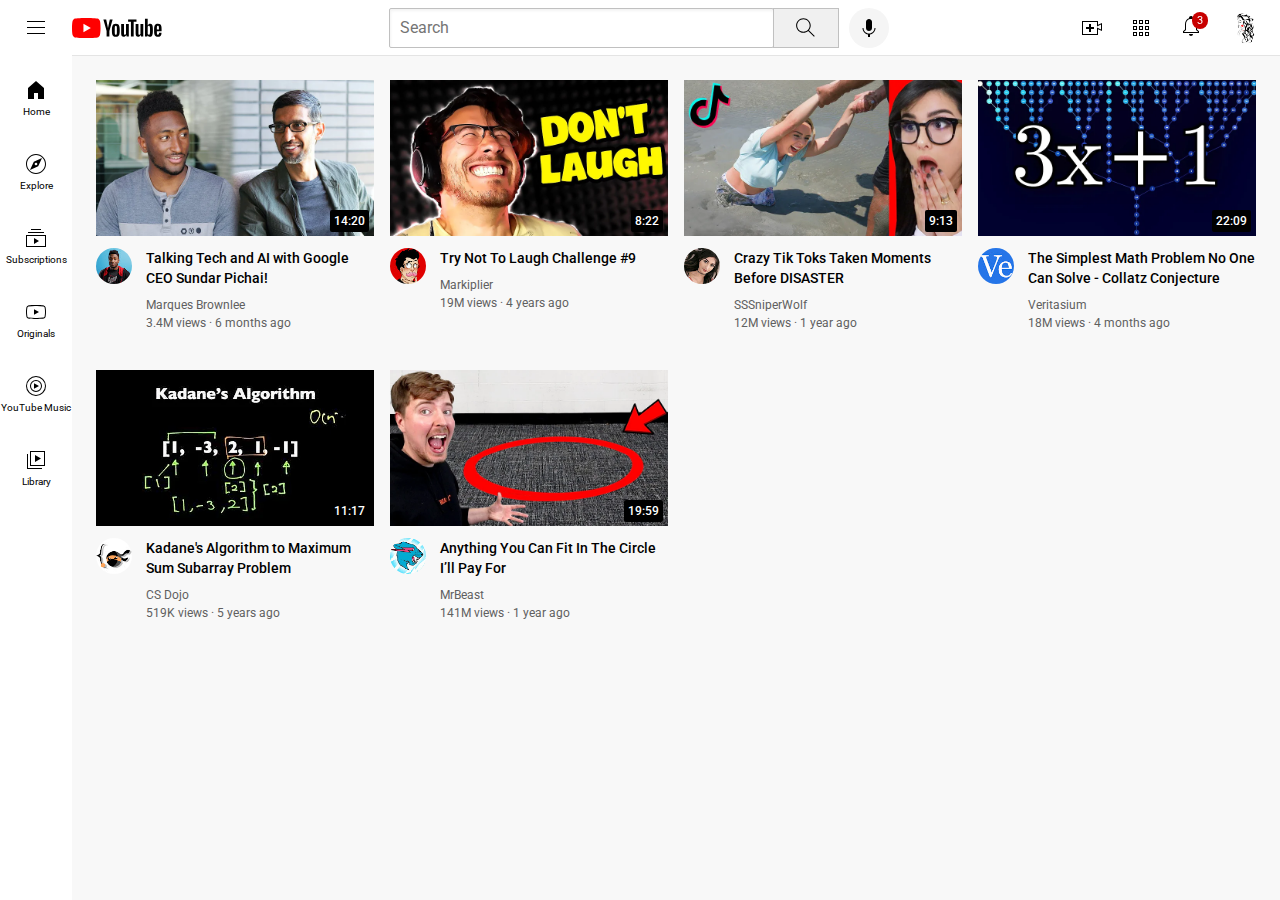
<file: index.html>
<!DOCTYPE html>
<html>
<head>
    <title>YouTube.com Clone</title>

    <link rel="preconnect" href="https://fonts.googleapis.com">
    <link rel="preconnect" href="https://fonts.gstatic.com" crossorigin>
    <link href="https://fonts.googleapis.com/css2?family=Roboto:wght@400;500;700&display=swap" rel="stylesheet">

    <link rel="stylesheet" href="styles/general.css">
    <link rel="stylesheet" href="styles/header.css">
    <link rel="stylesheet" href="styles/video.css">
    <link rel="stylesheet" href="styles/sidebar.css">
</head>
<body>
<header class="header">
    <div class="left-section">
        <img class="hamburger-menu" src="icons/hamburger-menu.svg">
        <img class="youtube-logo" src="icons/youtube-logo.svg">
    </div>
    <div class="middle-section">
        <input class="search-bar" type="text" placeholder="Search">
        <button class="search-button">
            <img class="search-icon" src="icons/search.svg">
            <div class="tooltip">Search</div>
        </button>
        <!-- Put position absolute inside position relative -->
        <button class="voice-search-button">
            <img class="voice-search-icon" src="icons/voice-search-icon.svg">
            <div class="tooltip">Search with your voice</div>
        </button>
    </div>
    <div class="right-section">
        <div class="upload-icon-container">
            <img class="upload-icon" src="icons/upload.svg">
            <div class="tooltip">Create</div>
        </div>
        <img class="youtube-apps-icon" src="icons/youtube-apps.svg">
        <div class="notifications-icon-container">
            <img class="notifications-icon" src="icons/notifications.svg">
            <div class="notifications-count">3</div>
        </div>
        <img class="current-user-picture" src="channel-pictures/my-channel.png">
    </div>
</header>

<nav class="sidebar">
    <div class="sidebar-link">
        <img src="icons/home.svg">
        <div>Home</div>
    </div>
    <div class="sidebar-link">
        <img src="icons/explore.svg">
        <div>Explore</div>
    </div>
    <div class="sidebar-link">
        <img src="icons/subscriptions.svg">
        <div>Subscriptions</div>
    </div>
    <div class="sidebar-link">
        <img src="icons/originals.svg">
        <div>Originals</div>
    </div>
    <div class="sidebar-link">
        <img src="icons/youtube-music.svg">
        <div>YouTube Music</div>
    </div>
    <div class="sidebar-link">
        <img src="icons/library.svg">
        <div>Library</div>
    </div>
</nav>

<main>
    <section class="video-grid">
        <div class="video-preview">
            <div class="thumbnail-row">
                <img class="thumbnail" src="thumbnails/thumbnail-1.webp">
                <div class="video-time">14:20</div>
            </div>
            <div class="video-info-grid">
                <div class="channel-picture">
                    <img class="profile-picture" src="channel-pictures/channel-1.jpeg">
                </div>
                <div class="video-info">
                    <p class="video-title">
                        Talking Tech and AI with Google CEO Sundar Pichai!
                    </p>
                    <p class="video-author">
                        Marques Brownlee
                    </p>
                    <p class="video-stats">
                        3.4M views &#183; 6 months ago
                    </p>
                </div>
            </div>
        </div>

        <div class="video-preview">
            <div class="thumbnail-row">
                <img class="thumbnail" src="thumbnails/thumbnail-2.webp">
                <div class="video-time">8:22</div>
            </div>
            <div class="video-info-grid">
                <div class="channel-picture">
                    <img class="profile-picture" src="channel-pictures/channel-2.jpeg">
                </div>
                <div class="video-info">
                    <p class="video-title">
                        Try Not To Laugh Challenge #9
                    </p>
                    <p class="video-author">
                        Markiplier
                    </p>
                    <p class="video-stats">
                        19M views &#183; 4 years ago
                    </p>
                </div>
            </div>
        </div>

        <div class="video-preview">
            <div class="thumbnail-row">
                <img class="thumbnail" src="thumbnails/thumbnail-3.webp">
                <div class="video-time">9:13</div>
            </div>
            <div class="video-info-grid">
                <div class="channel-picture">
                    <img class="profile-picture" src="channel-pictures/channel-3.jpeg">
                </div>
                <div class="video-info">
                    <p class="video-title">
                        Crazy Tik Toks Taken Moments Before DISASTER
                    </p>
                    <p class="video-author">
                        SSSniperWolf
                    </p>
                    <p class="video-stats">
                        12M views &#183; 1 year ago
                    </p>
                </div>
            </div>
        </div>

        <div class="video-preview">
            <div class="thumbnail-row">
                <img class="thumbnail" src="thumbnails/thumbnail-4.webp">
                <div class="video-time">22:09</div>
            </div>
            <div class="video-info-grid">
                <div class="channel-picture">
                    <img class="profile-picture" src="channel-pictures/channel-4.jpeg">
                </div>
                <div class="video-info">
                    <p class="video-title">
                        The Simplest Math Problem No One Can Solve - Collatz Conjecture
                    </p>
                    <p class="video-author">
                        Veritasium
                    </p>
                    <p class="video-stats">
                        18M views &#183; 4 months ago
                    </p>
                </div>
            </div>
        </div>

        <div class="video-preview">
            <div class="thumbnail-row">
                <img class="thumbnail" src="thumbnails/thumbnail-5.webp">
                <div class="video-time">11:17</div>
            </div>
            <div class="video-info-grid">
                <div class="channel-picture">
                    <img class="profile-picture" src="channel-pictures/channel-5.jpeg">
                </div>
                <div class="video-info">
                    <p class="video-title">
                        Kadane's Algorithm to Maximum Sum Subarray Problem
                    </p>
                    <p class="video-author">
                        CS Dojo
                    </p>
                    <p class="video-stats">
                        519K views &#183; 5 years ago
                    </p>
                </div>
            </div>
        </div>

        <div class="video-preview">
            <div class="thumbnail-row">
                <img class="thumbnail" src="thumbnails/thumbnail-6.webp">
                <div class="video-time">19:59</div>
            </div>
            <div class="video-info-grid">
                <div class="channel-picture">
                    <img class="profile-picture" src="channel-pictures/channel-6.jpeg">
                </div>
                <div class="video-info">
                    <p class="video-title">
                        Anything You Can Fit In The Circle I’ll Pay For
                    </p>
                    <p class="video-author">
                        MrBeast
                    </p>
                    <p class="video-stats">
                        141M views &#183; 1 year ago
                    </p>
                </div>
            </div>
        </div>
    </section>
</main>
</body>
</html>
</file>
<file: styles/general.css>
p {
    margin-top: 0;
    margin-bottom: 0;
}

body {
    /* This style below will be inherited */
    font-family: Roboto, Arial;
    margin: 0;
    padding-top: 80px;
    padding-left: 96px;
    padding-right: 24px;
    background-color: rgb(248, 248, 248);
}
</file>
<file: styles/header.css>
.header {
    height: 55px;

    display: flex;
    flex-direction: row;
    justify-content: space-between;

    position: fixed;
    top: 0;
    left: 0;
    right: 0;
    z-index: 100;

    background-color: white;
    border-bottom-width: 1px;
    border-bottom-style: solid;
    border-bottom-color: rgb(228, 228, 228);
}

.left-section {
    display: flex;
    align-items: center;
}

.hamburger-menu {
    height: 24px;
    margin-left: 24px;
    margin-right: 24px;
}

.youtube-logo {
    height: 20px;
}

.middle-section {
    flex: 1;
    margin-left: 70px;
    margin-right: 35px;
    max-width: 500px;
    display: flex;
    align-items: center;
}

.search-bar {
    flex: 1;
    height: 36px;
    padding-left: 10px;
    font-size: 16px;
    border-width: 1px;
    border-style: solid;
    border-color: rgb(192, 192, 192);
    border-radius: 2px;
    box-shadow: inset 1px 2px 3px rgba(0, 0, 0, 0.05);
    width: 0;
}

.search-bar::placeholder {
    font-family: Roboto, Arial;
    font-size: 16px;
}

.search-button {
    height: 40px;
    width: 66px;
    background-color: rgb(240, 240, 240);
    border-width: 1px;
    border-style: solid;
    border-color: rgb(192, 192, 192);
    margin-left: -1px;
    margin-right: 10px;
}

.search-button,
.voice-search-button,
.upload-icon-container {
    display: flex;
    justify-content: center;
    align-items: center;
    position: relative;
}

.search-button .tooltip,
.voice-search-button .tooltip,
.upload-icon-container .tooltip {
    font-family: Roboto, Arial;
    position: absolute;
    background-color: gray;
    color: white;
    padding-top: 4px;
    padding-bottom: 4px;
    padding-left: 8px;
    padding-right: 8px;
    border-radius: 2px;
    font-size: 12px;
    bottom: -30px;
    opacity: 0;
    transition: opacity 0.15s;
    pointer-events: none;
    white-space: nowrap;
}

.search-button:hover .tooltip,
.voice-search-button:hover .tooltip,
.upload-icon-container:hover .tooltip {
    opacity: 1;
}

.search-icon {
    height: 25px;
}

.voice-search-button {
    height: 40px;
    width: 40px;
    border-radius: 20px;
    border: none;
    background-color: rgb(245, 245, 245);
}

.voice-search-icon {
    height: 24px;
}

.right-section {
    width: 180px;
    margin-right: 20px;
    display: flex;
    align-items: center;
    justify-content: space-between;
    flex-shrink: 0;
}

.upload-icon {
    height: 24px;
}

.youtube-apps-icon {
    height: 24px;
}

.notifications-icon {
    height: 24px;
}

.notifications-icon-container {
    position: relative;
}

.notifications-count {
    position: absolute;
    top: -2px;
    right: -5px;
    background-color: rgb(200, 0, 0);
    color: white;
    font-family: Roboto, Arial;
    font-size: 11px;
    padding-left: 5px;
    padding-right: 5px;
    padding-top: 2px;
    padding-bottom: 2px;
    border-radius: 10px;
}

.current-user-picture {
    height: 32px;
    border-radius: 16px;
}
</file>
<file: styles/video.css>
.thumbnail {
    width: 100%;
}

.video-title {
    margin-top: 0;
    font-size: 14px;
    font-weight: 500;
    line-height: 20px;
    margin-bottom: 10px;
}

.video-info-grid {
    display: grid;
    grid-template-columns: 50px 1fr;
}

.profile-picture {
    width: 36px;
    border-radius: 50px;
}

.thumbnail-row {
    margin-bottom: 8px;
    position: relative;
}

.video-author,
.video-stats {
    font-size: 12px;
    color: rgb(96, 96, 96);
}

.video-author {
    margin-bottom: 4px;
}

.video-grid {
    display: grid;
    grid-template-columns: 1fr 1fr 1fr;
    column-gap: 16px;
    row-gap: 40px;
}

@media (max-width: 750px) {
    .video-grid {
        grid-template-columns: 1fr 1fr;
    }
}

@media (min-width: 751px) and (max-width: 999px) {
    .video-grid {
        grid-template-columns: 1fr 1fr 1fr;
    }
}

@media (min-width: 1000px) {
    .video-grid {
        grid-template-columns: 1fr 1fr 1fr 1fr;
    }
}

.video-time {
    font-size: 12px;
    font-weight: 500;
    padding: 4px;
    border-radius: 2px;
    background-color: black;
    color: white;
    position: absolute;
    bottom: 8px;
    right: 5px;
}
</file>
<file: styles/sidebar.css>
.sidebar {
    position: fixed;
    left: 0;
    bottom: 0;
    top: 55px;
    background-color: white;
    width: 72px;
    z-index: 200;
    padding-top: 5px;
}

.sidebar-link {
    height: 74px;
    display: flex;
    justify-content: center;
    align-items: center;
    flex-direction: column;
    cursor: pointer;
}

.sidebar-link:hover {
    background-color: rgb(235, 235, 235);
}

.sidebar-link img {
    height: 24px;
    margin-bottom: 4px;
}

.sidebar-link div {
    font-family: Roboto, Arial;
    font-size: 10px;
}
</file>
